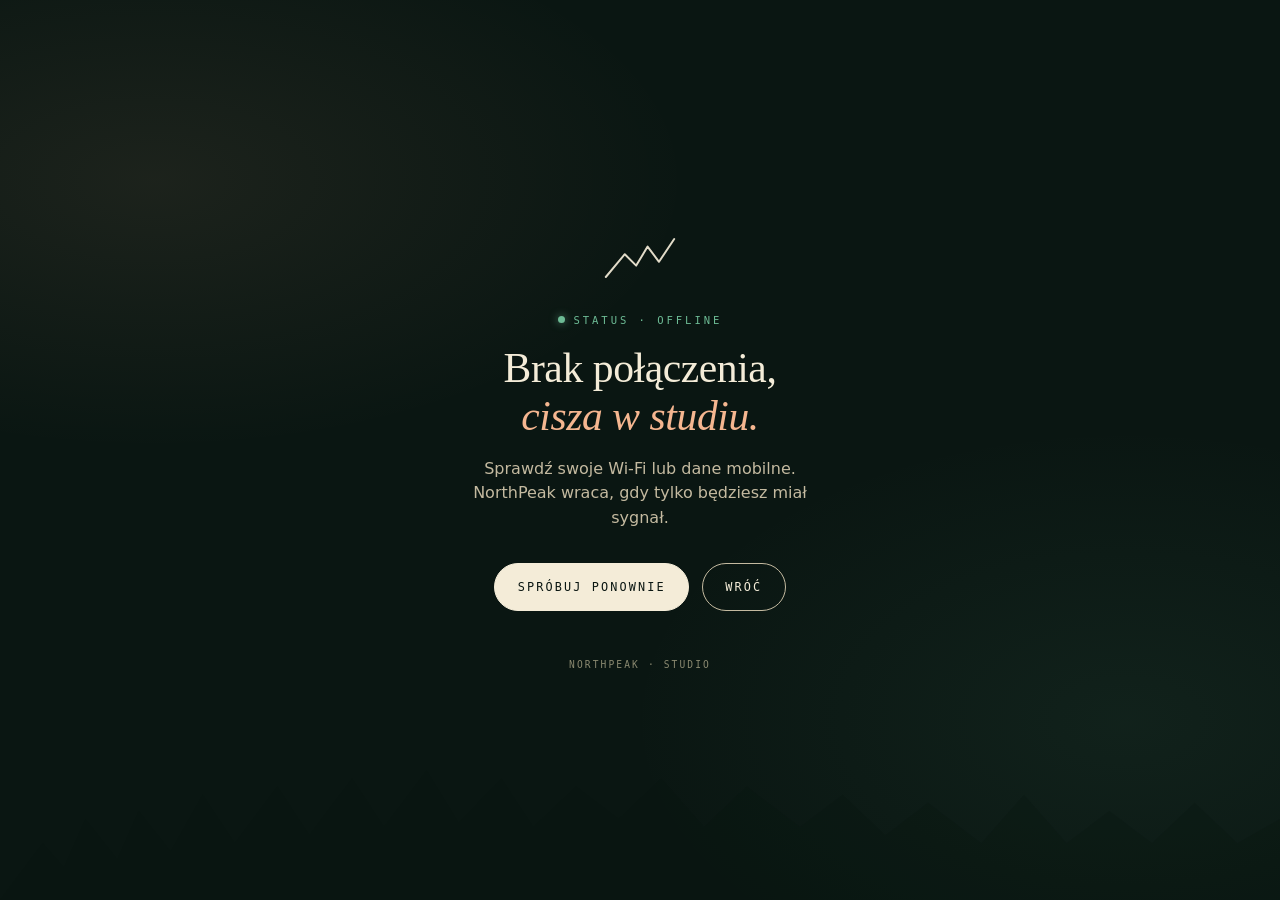
<file: site/offline.html>
<!DOCTYPE html>
<html lang="pl" data-lang="pl">
<head>
<meta charset="utf-8" />
<meta name="viewport" content="width=device-width, initial-scale=1, viewport-fit=cover" />
<title>Offline · NorthPeak Studio</title>
<meta name="theme-color" content="#0a1612" />
<link rel="icon" type="image/png" href="/assets/pwa/favicon-32.png" />
<style>
  :root {
    --bg: #0a1612;
    --bg-2: #11221c;
    --ink: #f4ecd8;
    --ink-2: #c4baa0;
    --ink-3: #8a8970;
    --accent: #f5b690;
    --cyan: #6dbb95;
  }
  *, *::before, *::after { box-sizing: border-box; }
  html, body {
    margin: 0; padding: 0;
    background: var(--bg);
    color: var(--ink);
    font-family: 'Inter', system-ui, -apple-system, sans-serif;
    min-height: 100vh;
    min-height: 100dvh;
    -webkit-font-smoothing: antialiased;
    text-rendering: optimizeLegibility;
  }
  body {
    display: grid;
    place-items: center;
    padding: 2rem;
    padding-bottom: max(2rem, env(safe-area-inset-bottom));
    padding-top: max(2rem, env(safe-area-inset-top));
    background:
      radial-gradient(ellipse 70% 50% at 12% 20%, rgba(245, 182, 144, 0.08) 0%, transparent 60%),
      radial-gradient(ellipse 60% 50% at 88% 80%, rgba(109, 187, 149, 0.07) 0%, transparent 65%),
      var(--bg);
  }
  .panel {
    max-width: 480px;
    text-align: center;
  }
  .mark {
    width: 76px; height: 56px;
    margin: 0 auto 1.4rem;
    color: var(--ink);
    opacity: 0.92;
  }
  .mark svg { width: 100%; height: 100%; }
  .badge {
    display: inline-flex; align-items: center; gap: 0.55rem;
    font-family: 'JetBrains Mono', ui-monospace, monospace;
    font-size: 0.66rem;
    letter-spacing: 0.28em;
    text-transform: uppercase;
    color: var(--cyan);
    margin-bottom: 1.2rem;
  }
  .badge::before {
    content: '';
    width: 7px; height: 7px;
    border-radius: 50%;
    background: var(--cyan);
    box-shadow: 0 0 8px rgba(109, 187, 149, 0.7);
    animation: pulse 1.6s ease-in-out infinite;
  }
  @keyframes pulse {
    0%, 100% { opacity: 1; transform: scale(1); }
    50% { opacity: 0.4; transform: scale(0.85); }
  }
  h1 {
    font-family: 'Playfair Display', 'Instrument Serif', Georgia, serif;
    font-weight: 500;
    font-size: clamp(1.8rem, 5vw, 2.6rem);
    line-height: 1.15;
    margin: 0 0 1rem;
    letter-spacing: -0.01em;
  }
  h1 em {
    font-style: italic;
    color: var(--accent);
  }
  p {
    color: var(--ink-2);
    font-size: 1rem;
    line-height: 1.55;
    margin: 0 0 2rem;
    max-width: 36ch;
    margin-left: auto;
    margin-right: auto;
  }
  .actions {
    display: flex;
    gap: 0.8rem;
    justify-content: center;
    flex-wrap: wrap;
  }
  button {
    appearance: none;
    border: 1px solid var(--ink-2);
    background: transparent;
    color: var(--ink);
    font-family: 'JetBrains Mono', ui-monospace, monospace;
    font-size: 0.74rem;
    letter-spacing: 0.18em;
    text-transform: uppercase;
    padding: 0.85rem 1.4rem;
    border-radius: 999px;
    cursor: pointer;
    min-height: 48px;
    transition: all 280ms cubic-bezier(.2,.8,.2,1);
  }
  button.primary {
    background: var(--ink);
    color: var(--bg);
    border-color: var(--ink);
  }
  button:hover {
    border-color: var(--accent);
    color: var(--accent);
    transform: translateY(-1px);
  }
  button.primary:hover {
    background: var(--accent);
    border-color: var(--accent);
    color: var(--bg);
  }
  .footer {
    margin-top: 3rem;
    font-family: 'JetBrains Mono', ui-monospace, monospace;
    font-size: 0.6rem;
    letter-spacing: 0.22em;
    text-transform: uppercase;
    color: var(--ink-3);
  }
  /* Pine silhouette at bottom — same as main site */
  .mist {
    position: fixed;
    bottom: 0; left: 0; right: 0;
    height: 18vh;
    pointer-events: none;
    background-image: url("data:image/svg+xml;utf8,<svg xmlns='http://www.w3.org/2000/svg' viewBox='0 0 1200 200' preserveAspectRatio='none'><path d='M0 200 L40 130 L60 160 L80 100 L110 150 L130 90 L160 140 L190 70 L220 130 L260 60 L290 120 L330 50 L360 110 L400 40 L430 105 L470 50 L500 110 L540 60 L580 100 L620 50 L660 110 L700 60 L750 110 L790 70 L830 120 L870 80 L920 130 L960 70 L1000 130 L1040 90 L1080 130 L1120 80 L1160 130 L1200 100 L1200 200 Z' fill='%230a1612' opacity='0.55'/></svg>");
    background-size: 100% 100%;
    background-position: bottom center;
    opacity: 0.5;
  }
</style>
</head>
<body>
  <div class="mist"></div>
  <div class="panel">
    <div class="mark">
      <svg viewBox="0 0 100 60" fill="none" stroke="currentColor" stroke-width="2.6" stroke-linecap="round" stroke-linejoin="round">
        <path d="M5 55 L30 25 L45 40 L60 15 L75 35 L95 5"/>
      </svg>
    </div>
    <span class="badge">Status · offline</span>
    <h1>Brak połączenia,<br/><em>cisza w studiu.</em></h1>
    <p>Sprawdź swoje Wi-Fi lub dane mobilne. NorthPeak wraca, gdy tylko będziesz miał sygnał.</p>
    <div class="actions">
      <button type="button" class="primary" onclick="location.reload()">Spróbuj ponownie</button>
      <button type="button" onclick="history.back()">Wróć</button>
    </div>
    <div class="footer">NORTHPEAK · STUDIO</div>
  </div>
  <script>
    // Auto-reload when connection restored
    window.addEventListener('online', () => setTimeout(() => location.reload(), 600));
  </script>
</body>
</html>
</file>
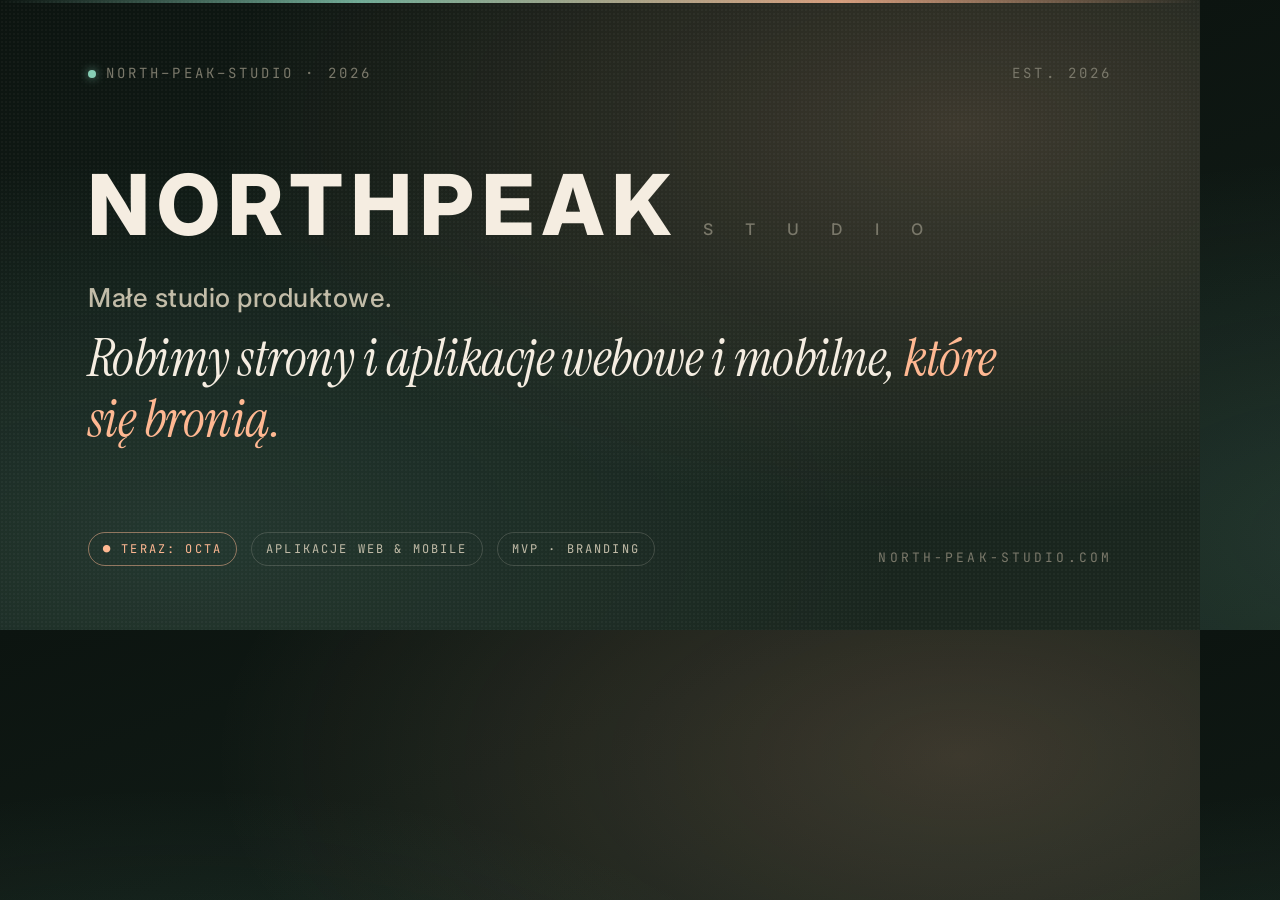
<file: site/og.html>
<!DOCTYPE html>
<html lang="pl">
<head>
<meta charset="UTF-8">
<title>OG render</title>
<style>
  @import url('https://fonts.googleapis.com/css2?family=Inter:wght@500;700;800&family=Instrument+Serif:ital@0;1&family=JetBrains+Mono:wght@500;600&display=swap');
  * { margin: 0; padding: 0; box-sizing: border-box; }
  html, body { width: 1200px; height: 630px; overflow: hidden; }
  body {
    background:
      radial-gradient(ellipse at 80% 20%, rgba(255, 184, 146, 0.18) 0%, transparent 55%),
      radial-gradient(ellipse at 15% 85%, rgba(135, 206, 181, 0.14) 0%, transparent 50%),
      linear-gradient(160deg, #0c1410 0%, #14201a 60%, #1c2820 100%);
    font-family: 'Inter', system-ui, sans-serif;
    color: #f5ede1;
    position: relative;
    padding: 64px 88px;
    display: flex;
    flex-direction: column;
    justify-content: space-between;
  }
  /* Top accent line */
  body::before {
    content: '';
    position: absolute;
    top: 0; left: 0; right: 0; height: 3px;
    background: linear-gradient(90deg, transparent, #87ceb5 30%, #ffb892 70%, transparent);
    opacity: 0.8;
  }
  /* Subtle grain via repeating dots */
  body::after {
    content: '';
    position: absolute;
    inset: 0;
    background-image: radial-gradient(rgba(255,255,255,0.03) 1px, transparent 1px);
    background-size: 4px 4px;
    pointer-events: none;
  }
  .topbar {
    display: flex;
    justify-content: space-between;
    align-items: center;
    font-family: 'JetBrains Mono', ui-monospace, monospace;
    font-size: 14px;
    letter-spacing: 0.22em;
    text-transform: uppercase;
    color: #7a786a;
    z-index: 2;
  }
  .topbar .dot {
    display: inline-block;
    width: 8px; height: 8px;
    border-radius: 50%;
    background: #87ceb5;
    margin-right: 10px;
    box-shadow: 0 0 10px rgba(135, 206, 181, 0.7);
    vertical-align: middle;
  }
  .center { z-index: 2; }
  .brand {
    display: flex;
    align-items: baseline;
    gap: 24px;
    margin-bottom: 8px;
  }
  .brand__name {
    font-family: 'Inter', sans-serif;
    font-weight: 800;
    font-size: 84px;
    letter-spacing: 8px;
    color: #f5ede1;
    line-height: 1;
  }
  .brand__sub {
    font-family: 'Inter', sans-serif;
    font-weight: 500;
    font-size: 16px;
    letter-spacing: 14px;
    color: #7a786a;
    text-transform: uppercase;
  }
  .tagline {
    font-family: 'Instrument Serif', 'Playfair Display', serif;
    font-style: italic;
    font-size: 52px;
    line-height: 1.18;
    color: #f5ede1;
    margin-top: 36px;
    max-width: 920px;
    letter-spacing: -0.01em;
  }
  .tagline em {
    font-style: italic;
    color: #ffb892;
    font-weight: 400;
  }
  .tagline .pre {
    font-style: normal;
    color: #c2bca8;
    display: block;
    font-size: 26px;
    margin-bottom: 14px;
    letter-spacing: 0.02em;
    font-family: 'Inter', sans-serif;
    font-weight: 500;
  }
  .footer {
    display: flex;
    justify-content: space-between;
    align-items: flex-end;
    font-family: 'JetBrains Mono', ui-monospace, monospace;
    font-size: 14px;
    letter-spacing: 0.16em;
    color: #c2bca8;
    z-index: 2;
  }
  .chips { display: flex; gap: 14px; }
  .chip {
    text-transform: uppercase;
    padding: 8px 14px;
    border: 1px solid rgba(245, 237, 225, 0.16);
    border-radius: 999px;
    color: #c2bca8;
    font-size: 12px;
    letter-spacing: 0.18em;
  }
  .chip--accent {
    border-color: rgba(255, 184, 146, 0.5);
    color: #ffb892;
  }
  .url {
    text-transform: uppercase;
    font-size: 13px;
    letter-spacing: 0.24em;
    color: #7a786a;
  }
</style>
</head>
<body>
  <div class="topbar">
    <span><span class="dot"></span>NORTH–PEAK–STUDIO · 2026</span>
    <span>EST. 2026</span>
  </div>

  <div class="center">
    <div class="brand">
      <div class="brand__name">NORTHPEAK</div>
      <div class="brand__sub">S T U D I O</div>
    </div>
    <div class="tagline">
      <span class="pre">Małe studio produktowe.</span>
      Robimy strony i aplikacje webowe i mobilne, <em>które się bronią.</em>
    </div>
  </div>

  <div class="footer">
    <div class="chips">
      <span class="chip chip--accent">● TERAZ: OCTA</span>
      <span class="chip">APLIKACJE WEB & MOBILE</span>
      <span class="chip">MVP · BRANDING</span>
    </div>
    <div class="url">north-peak-studio.com</div>
  </div>
</body>
</html>
</file>
